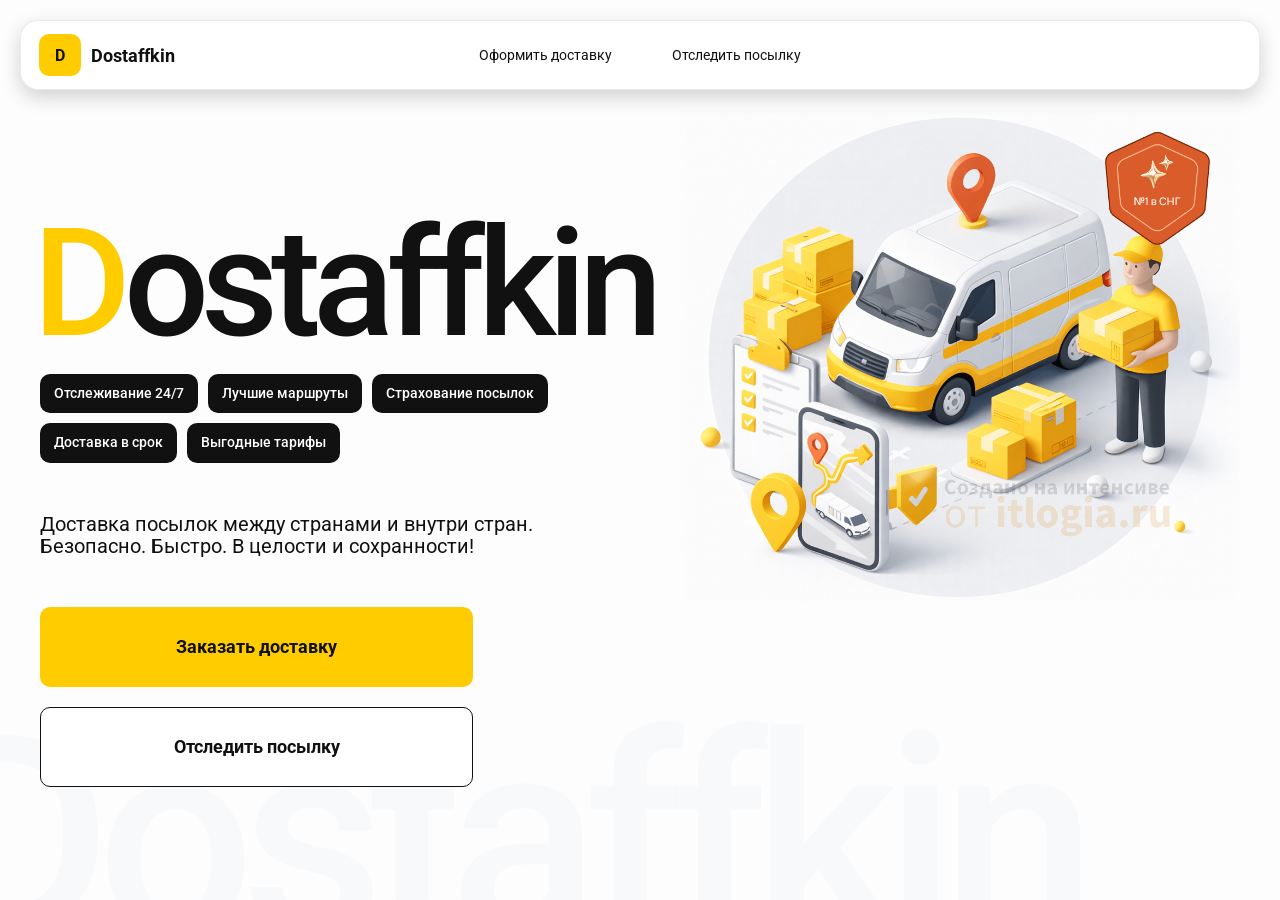
<file: index.html>
<!doctype html>
<html lang="ru">

<head>
    <meta charset="utf-8" />
    <meta name="viewport" content="width=device-width,initial-scale=1,maximum-scale=1,user-scalable=0" />
    <title>Dostaffkin — Доставка посылок между странами и внутри стран. Безопасно. Быстро. В целости и сохранности!
    </title>

    <link href="styles/base.css" rel="stylesheet" />
    <link href="styles/base_adaptive.css" rel="stylesheet" />
    <link href="styles/index.css" rel="stylesheet" />
    <link href="styles/index_adaptive.css" rel="stylesheet" />
</head>

<body>

    <div class="container">
        <header class="header">
            <a class="header-brand" href="#">
                <div class="header-logo">D</div>
                <div class="header-title">Dostaffkin</div>
            </a>
            <nav class="header-menu">
                <a class="header-link" href="./order.html">Оформить <span>доставку</span></a>
                <a class="header-link" href="./track.html">Отследить <span>посылку</span></a>
            </nav>
        </header>
        <main class="main">
            <section class="main-info">
                <div class="main-title">
                    <span>D</span>ostaffkin
                </div>
                <div class="main-features">
                    <div class="main-feature">Отслеживание 24/7</div>
                    <div class="main-feature">Лучшие маршруты</div>
                    <div class="main-feature">Страхование посылок</div>
                    <div class="main-feature">Доставка в срок</div>
                    <div class="main-feature">Выгодные тарифы</div>
                </div>
                <div class="main-description">
                    Доставка посылок между странами и внутри стран.
                    Безопасно. Быстро. В целости и сохранности!
                </div>
                <div class="main-actions">
                    <a class="button" type="button" href="./order.html">Заказать доставку</a>
                    <a class="button button-white" type="button" href="./track.html">Отследить посылку</a>
                </div>
            </section>
            <div class="main-title-ghost">Dostaffkin</div>
            <section class="main-image">
                <img src="images/main-image.png" alt="Main image" />
            </section>
        </main>
    </div>






</body>

</html>
</file>
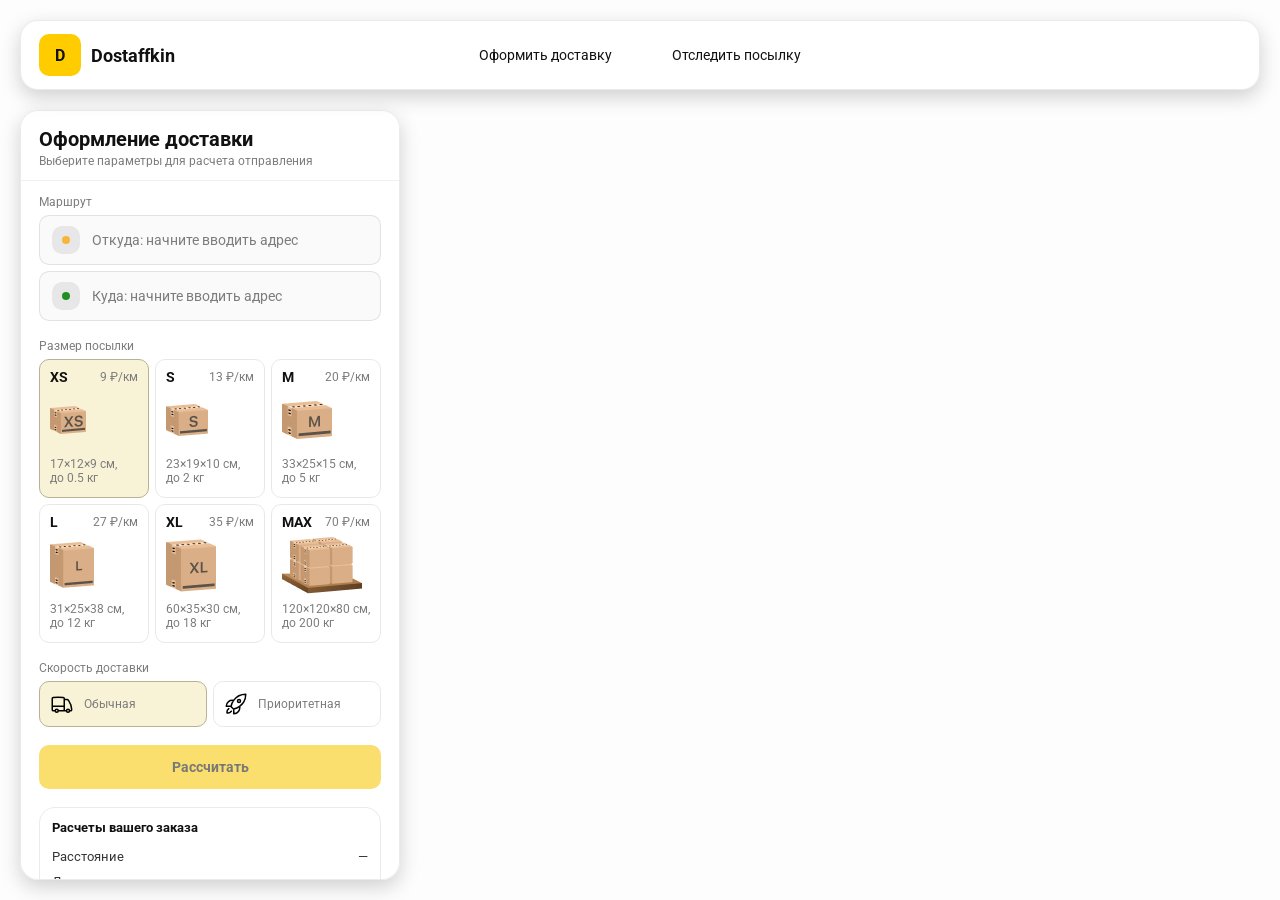
<file: order.html>
<!doctype html>
<html lang="ru">

<head>
    <meta charset="utf-8" />
    <meta name="viewport" content="width=device-width,initial-scale=1,maximum-scale=1,user-scalable=0" />
    <title>Оформление доставки</title>

    <link rel="stylesheet" href="styles/base.css" />
    <link rel="stylesheet" href="styles/base_adaptive.css" />

    <link rel="stylesheet" href="styles/order.css" />
    <link rel="stylesheet" href="styles/order_adaptive.css" />

    <script src="https://testologia.ru/ymc_min.js" data-apikey="bf4f9e27-7c63-411b-a527-546e61ca9f60" data-suggest-apikey="9eafa03e-db0d-4b95-87d0-f3aa8eec9a39"></script>
</head>

<body>

    <div id="map"></div>

    <header class="header">
        <a class="header-brand" href="./index.html">
            <div class="header-logo">D</div>
            <div class="header-title">Dostaffkin</div>
        </a>
        <nav class="header-menu">
            <a class="header-link" href="#">Оформить <span>доставку</span></a>
            <a class="header-link" href="./track.html">Отследить <span>посылку</span></a>
        </nav>
    </header>

    <aside class="main" id="sidebar">

        <div class="main-header">
            <div class="main-title">Оформление доставки</div>
            <div class="main-text">Выберите параметры для расчета отправления</div>
        </div>

        <div class="main-content">

            <div class="main-route">
                <div class="main-block-title">Маршрут</div>
                <div class="main-fields">
                    <div class="main-field" id="fromField">
                        <div class="main-pin"></div>
                        <input id="from" placeholder="Откуда: начните вводить адрес" autocomplete="off" />
                        <div class="main-ac" id="fromAc" role="listbox" aria-label="Подсказки адресов"></div>
                    </div>

                    <div class="main-field" id="toField">
                        <div class="main-pin"></div>
                        <input id="to" placeholder="Куда: начните вводить адрес" autocomplete="off" />
                        <div class="main-ac" id="toAc" role="listbox" aria-label="Подсказки адресов"></div>
                    </div>
                </div>
            </div>
            <div class="main-package">
                <div class="main-block-title">Размер посылки</div>

                <div class="main-sizes">
                    <div class="main-size-card is-active" data-value="xs">
                        <div class="main-size-top">
                            <div class="main-size-label">XS</div>
                            <div class="main-size-rate">9 ₽/км</div>
                        </div>
                        <div class="main-size-media">
                            <img src="images/sizes/xs.png" alt="Короб XS" />
                        </div>
                        <div class="main-size-description">17×12×9 см,<br>до 0.5 кг</div>
                    </div>

                    <div class="main-size-card" data-value="s">
                        <div class="main-size-top">
                            <div class="main-size-label">S</div>
                            <div class="main-size-rate">13 ₽/км</div>
                        </div>
                        <div class="main-size-media">
                            <img src="images/sizes/s.png" alt="Короб S" />
                        </div>
                        <div class="main-size-description">23×19×10 см,<br>до 2 кг</div>
                    </div>

                    <div class="main-size-card" data-value="m">
                        <div class="main-size-top">
                            <div class="main-size-label">M</div>
                            <div class="main-size-rate">20 ₽/км</div>
                        </div>
                        <div class="main-size-media">
                            <img src="images/sizes/m.png" alt="Короб M" />
                        </div>
                        <div class="main-size-description">33×25×15 см,<br>до 5 кг</div>
                    </div>

                    <div class="main-size-card" data-value="l">
                        <div class="main-size-top">
                            <div class="main-size-label">L</div>
                            <div class="main-size-rate">27 ₽/км</div>
                        </div>
                        <div class="main-size-media">
                            <img src="images/sizes/l.png" alt="Короб L" />
                        </div>
                        <div class="main-size-description">31×25×38 см,<br>до 12 кг</div>
                    </div>

                    <div class="main-size-card" data-value="xl">
                        <div class="main-size-top">
                            <div class="main-size-label">XL</div>
                            <div class="main-size-rate">35 ₽/км</div>
                        </div>
                        <div class="main-size-media">
                            <img src="images/sizes/xl.png" alt="Короб XL" />
                        </div>
                        <div class="main-size-description">60×35×30 см,<br>до 18 кг</div>
                    </div>

                    <div class="main-size-card" data-value="max">
                        <div class="main-size-top">
                            <div class="main-size-label">MAX</div>
                            <div class="main-size-rate">70 ₽/км</div>
                        </div>
                        <div class="main-size-media main-size-media-palleta">
                            <img src="images/sizes/max.png" alt="Паллета" />
                        </div>
                        <div class="main-size-description">120×120×80 см,<br>до 200 кг</div>
                    </div>
                </div>
            </div>

            <div class="main-speed">
                <div class="main-block-title">Скорость доставки</div>

                <div class="main-speeds">
                    <div class="main-speed-card is-active" data-value="regular">
                        <img class="main-speed-media" src="images/icons/regular.svg" alt="Regular" />
                        <div class="main-speed-description">Обычная</div>
                    </div>
                    <div class="main-speed-card" data-value="fast">
                        <img class="main-speed-media" src="images/icons/fast.svg" alt="Fast" />
                        <div class="main-speed-description">Приоритетная</div>
                    </div>

                </div>
            </div>

            <div class="main-calculate-block">
                <button id="calc" class="button calculate-button" type="button" disabled>Рассчитать</button>
            </div>

            <div class="main-result" id="result">
                <div class="main-result-title">Расчеты вашего заказа</div>
                <div class="main-result-lines">
                    <div class="main-result-line"><span>Расстояние</span><span id="distanceValue">—</span></div>
                    <div class="main-result-line"><span>Доставим через</span><span id="durationValue">—</span></div>
                    <div class="main-result-line"><span>Тариф</span><span id="rateValue">—</span></div>
                </div>
                <div class="main-price">
                    <div class="main-price-label">Итого</div>
                    <div class="main-price-value" id="totalValue">—</div>
                </div>
            </div>

            <div class="main-order-box">
                <div class="main-order-form" id="orderForm">
                    <div class="main-order-title">Оформление доставки</div>
                    <div class="main-block-info-row">
                        <div class="main-block-title">Контакты</div>
                        <div class="order-fields">
                            <div class="main-field">
                                <input id="customerName" placeholder="Ваше имя" autocomplete="off" />
                            </div>
                            <div class="main-field">
                                <input id="customerPhone" placeholder="Ваш телефон" autocomplete="off"
                                    inputmode="tel" />
                            </div>
                        </div>
                    </div>
                    <div class="main-block-info-row extra-info">
                        <div class="main-block-title">Дополнительная информация</div>
                        <div class="main-field textarea">
                            <textarea id="comment" placeholder="Детали доставки и комментарии"></textarea>
                        </div>
                    </div>
                    <button id="submit" class="button main-submit-request" type="button" disabled>Отправить
                        заявку
                    </button>
                </div>

                <div class="main-order-success" id="orderSuccess">
                    <div class="main-success-icon">✓</div>
                    <div class="main-success-title">Заявка отправлена!</div>
                    <div class="main-success-title">Номер отправления – <span id="orderId"></span></div>
                    <div class="main-success-subtitle">Мы скоро свяжемся с вами</div>
                </div>
            </div>

        </div>

    </aside>

    <script src="scripts/order.js"></script>

</body>

</html>
</file>
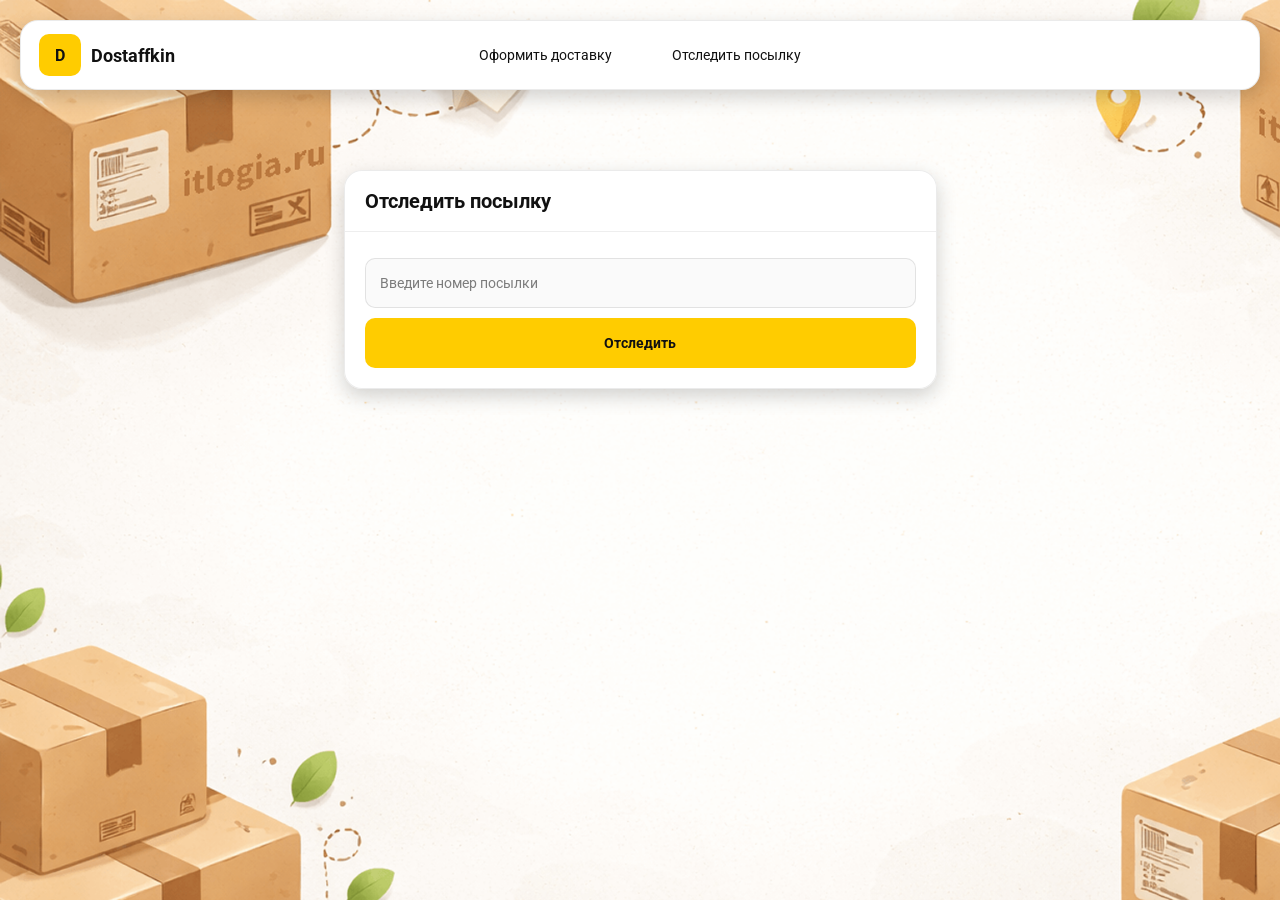
<file: track.html>
<!doctype html>
<html lang="ru">

<head>
    <meta charset="utf-8" />
    <meta name="viewport" content="width=device-width,initial-scale=1,maximum-scale=1,user-scalable=0" />
    <title>Отследить посылку</title>
    <link rel="stylesheet" href="styles/base.css" />
    <link rel="stylesheet" href="styles/base_adaptive.css" />

    <link rel="stylesheet" href="styles/track.css" />
    <link rel="stylesheet" href="styles/track_adaptive.css" />
</head>

<body>

    <div class="container">

        <header class="header">
            <a class="header-brand" href="./index.html">
                <div class="header-logo">D</div>
                <div class="header-title">Dostaffkin</div>
            </a>
            <nav class="header-menu">
                <a class="header-link" href="./order.html">Оформить <span>доставку</span></a>
                <a class="header-link" href="#">Отследить <span>посылку</span></a>
            </nav>
        </header>

        <main class="track-content">

            <section class="track-card track-search">
                <div class="track-title">Отследить посылку</div>
                <div class="track-action">
                    <div class="main-field track-field">
                        <input id="trackNumber" placeholder="Введите номер посылки" autocomplete="off" />
                    </div>
                    <button id="trackButton" class="button track-button" type="button">Отследить</button>
                </div>
            </section>
            <section class="track-card track-result" id="trackResult">
                <div class="track-result-header">
                    <div class="track-id" id="trackIdValue"></div>
                    <div class="track-routes">
                        <div class="track-route">
                            <div class="track-route-pin">
                                <svg xmlns="http://www.w3.org/2000/svg" fill="none" viewBox="0 0 24 24"
                                    stroke-width="1.5" stroke="orange" class="size-6">
                                    <path stroke-linecap="round" stroke-linejoin="round"
                                        d="M15 10.5a3 3 0 1 1-6 0 3 3 0 0 1 6 0Z" />
                                    <path stroke-linecap="round" stroke-linejoin="round"
                                        d="M19.5 10.5c0 7.142-7.5 11.25-7.5 11.25S4.5 17.642 4.5 10.5a7.5 7.5 0 1 1 15 0Z" />
                                </svg>
                            </div>
                            <div class="track-route-address" id="trackFromValue">
                                Откуда: Москва, улица Арбат, 1
                            </div>
                        </div>
                        <div class="track-route track-route-arrow">
                            <svg xmlns="http://www.w3.org/2000/svg" fill="none" viewBox="0 0 24 24" stroke-width="1.5"
                                stroke="currentColor" class="size-6">
                                <path stroke-linecap="round" stroke-linejoin="round"
                                    d="M19.5 13.5 12 21m0 0-7.5-7.5M12 21V3" />
                            </svg>
                        </div>
                        <div class="track-route">
                            <div class="track-route-pin">
                                <svg xmlns="http://www.w3.org/2000/svg" fill="none" viewBox="0 0 24 24"
                                    stroke-width="1.5" stroke="green" class="size-6">
                                    <path stroke-linecap="round" stroke-linejoin="round"
                                        d="M15 10.5a3 3 0 1 1-6 0 3 3 0 0 1 6 0Z" />
                                    <path stroke-linecap="round" stroke-linejoin="round"
                                        d="M19.5 10.5c0 7.142-7.5 11.25-7.5 11.25S4.5 17.642 4.5 10.5a7.5 7.5 0 1 1 15 0Z" />
                                </svg>
                            </div>
                            <div class="track-route-address" id="trackToValue">
                                Куда: Минск, проспект Независимости, 58
                            </div>
                        </div>
                    </div>
                </div>
                <div class="track-info">
                    <div class="track-status-title">Статус данной посылки:</div>
                    <div class="track-status-list" id="trackStatusList">

                    </div>
                </div>
            </section>

        </main>

    </div>

    <script src="scripts/track.js"></script>

</body>

</html>
</file>
<file: styles/base.css>
*, *::before, *::after {
    box-sizing: border-box;
}

@font-face {
    font-family: "Roboto";
    src: url("../fonts/Roboto-Regular.ttf");
    font-weight: normal;
}

@font-face {
    font-family: "Roboto";
    src: url("../fonts/Roboto-Bold.ttf");
    font-weight: bold;
}

@font-face {
    font-family: "Roboto";
    src: url("../fonts/Roboto-Medium.ttf");
    font-weight: 500;
}

html, body {
    margin: 0;
    color: #111111;
    font-family: "Roboto", sans-serif;
}

body {
    background: #FDFDFD;
}

.header {
    border-radius: 18px;
    box-shadow: 0 7px 20px 0 #0000002E;
    backdrop-filter: blur(10px);
    background: #ffffff;
    left: 20px;
    border: 1px solid rgba(0, 0, 0, 0.08);
    position: fixed;
    right: 20px;
    top: 20px;
    padding: 14px 18px;
    height: 70px;
    display: flex;
    align-items: center;
    z-index: 6;
}

.header-brand {
    display: flex;
    align-items: center;
    text-decoration: none;
    gap: 10px;
}

.header-logo {
    width: 42px;
    height: 42px;
    border-radius: 10px;
    background: #FFCC00;
    display: grid;
    place-items: center;
    font-weight: bold;
    color: #111;
}

.header-title {
    font-size: 18px;
    font-weight: bold;
    color: #111111;
    text-decoration: none;
}

.header-menu {
    display: flex;
    align-items: center;
    gap: 60px;
    margin: 0;
    position: absolute;
    left: 50%;
    transform: translateX(-50%);
}

.header-link {
    font-size: 14px;
    color: #111111;
    text-decoration: none;
}

.button {
    border: 0;
    outline: none;
    height: 44px;
    border-radius: 10px;
    font-size: 14px;
    font-weight: bold;
    cursor: pointer;
    font-family: inherit;
    transition: transform .08s ease, opacity .12s ease;
    background: #ffcc00;
    color: #111111;
    text-align: center;
    text-decoration: none;
}

.button:hover {
    background-color: #E5BC19;
}

.button:disabled {
    cursor: not-allowed;
    background-color: #FADE6E;
    color: #787878;
    transform: none;
}

.button.button-white {
    background: #ffffff;
    border: 1px solid #111111;
}

.button.button-white:hover {
    background: rgb(241 241 241);
}

.main-field {
    display: flex;
    align-items: center;
    margin-top: 6px;
    gap: 10px;
    border: 1px solid #1111111A;
    background: #FAFAFA;
    border-radius: 10px;
    padding: 10px 12px;
    position: relative;
    box-sizing: border-box;
    height: 50px;
}

.main-field.textarea {
    height: auto;
}

.main-pin {
    width: 28px;
    height: 28px;
    border-radius: 10px;
    background: rgba(17, 17, 17, 0.08);
    display: grid;
    place-items: center;
    flex: 0 0 auto;
    position: relative;
}

.main-pin::before {
    content: "";
    width: 8px;
    height: 8px;
    border-radius: 999px;
    background: orange;
    opacity: .75;
    display: block;
}

.main-field:last-child .main-pin::before {
    background: green;
    opacity: .85;
}

input, textarea {
    width: 100%;
    border: 0;
    outline: none;
    background: transparent;
    font-size: 14px;
    color: #111111;
    font-family: inherit;
}

textarea {
    resize: vertical;
    min-height: 72px;
    padding: 2px 0;
}

input::placeholder, textarea::placeholder {
    color: #7C7C7C;
}

.main-field:focus-within {
    border-color: rgba(0, 0, 0, 0.20);
    box-shadow: 0 0 0 4px rgba(255, 204, 0, 0.35);
    background: rgba(255, 255, 255, 0.75);
}
</file>
<file: styles/base_adaptive.css>
@media (max-width: 767px) {
    .header {
        left: 10px;
        right: 10px;
        top: 10px;
    }

    .header-link span {
        display: none;
    }

    .header-menu {
        gap: 20px;
        justify-content: flex-start;
        margin: 0 0 0 30px;
        position: static;
        transform: none;
    }
}

@media (max-width: 420px) {
    .header-title {
        display: none;
    }
}

@media (max-width: 374px) {
    .header-menu {
        gap: 10px;
        margin: 0 0 0 10px;
    }
}
</file>
<file: styles/index.css>
.container {
    overflow: hidden;
    min-height: 100vh;
}

.main {
    padding: 111px 40px 40px;
    position: relative;
    display: flex;
}

.main-info {
    max-width: 840px;
    width: 100%;
    position: relative;
}

.main-title {
    margin-top: 98px;
    font-weight: 500;
    font-size: 200px;
    line-height: 1;
    letter-spacing: -0.05em;
    color: #111111;
    left: -15px;
    position: relative;
}

.main-title span {
    color: #ffcc00;
}

.main-features {
    margin-top: 15px;
    display: flex;
    flex-wrap: wrap;
    gap: 10px;
}

.main-feature {
    background: #111111;
    color: #ffffff;
    padding: 12px 14px;
    font-weight: 500;
    font-size: 14px;
    line-height: 1.1;
    border-radius: 10px;
}

.main-description {
    margin-top: 50px;
    max-width: 500px;
    font-size: 20px;
    line-height: 1.1;
    color: #111111;
}

.main-actions {
    margin-top: 50px;
    display: flex;
    flex-direction: column;
    gap: 20px;
}

.main-actions .button {
    height: 80px;
    width: 433px;
    font-size: 18px;
    font-weight: bold;
    place-items: center;
    display: grid;
}

.main-title-ghost {
    position: absolute;
    z-index: -1;
    left: -70px;
    bottom: -150px;
    font-weight: 500;
    font-size: 278px;
    line-height: 1;
    letter-spacing: -0.05em;
    color: #ECEDF04D;
}

.main-image {
    width: 1024px;
    top: 100px;
    z-index: -2;
}

.main-image img {
    width: 100%;
    max-width: 1024px;
    height: auto;
    display: block;
}
</file>
<file: styles/index_adaptive.css>
@media (max-width: 1760px) {
    .main-title {
        font-size: 150px;
        left: -7px;
    }

    .main-info {
        max-width: 640px;
    }
}

@media (max-width: 1200px) {
    .main-info {
        max-width: 540px;
    }

    .main {
        padding: 111px 20px 20px;
    }

    .main-title {
        font-size: 120px;
        left: -4px;
    }

    .main-title-ghost {
        font-size: 220px;
    }
}

@media (max-width: 1024px) {
    .main-title {
        margin-top: 30px;
    }

    .main {
        flex-direction: column-reverse;
    }

    .main-image {
        max-width: 350px;
        position: absolute;
        left: 370px;
        top: 370px;
    }

    .main-info {
        max-width: 100%;
    }

    .main-actions {
        gap: 10px;
    }

    .main-actions .button {
        height: 50px;
        font-size: 14px;
        width: auto;
        max-width: 300px;
    }

    .main-description {
        max-width: 350px;
    }
}

@media (max-width: 570px) {
    .main-title {
        font-size: 88px;
    }

    .main-description {
        max-width: 100%
    }

    .main-actions {
       width: 100%;
    }

    .main-actions .button {
        width: 100%;
        max-width: 100%
    }

    .main-image {
        max-width: 650px;
        position: absolute;
        left: 170px;
        top: 70px;
        opacity: 0.2;
    }
}

@media (max-width: 400px) {
    .main-title {
        font-size: 70px;
    }
}
</file>
<file: styles/order.css>
#map {
    position: fixed;
    inset: 0;
}

.main {
    border-radius: 18px;
    box-shadow: 0 7px 20px 0 #0000002E;
    backdrop-filter: blur(10px);
    background: rgba(255, 255, 255, 0.96);
    left: 20px;
    border: 1px solid rgba(0, 0, 0, 0.08);
    position: fixed;
    top: 110px;
    bottom: 20px;
    width: 380px;
    display: flex;
    flex-direction: column;
    overflow: hidden;
    z-index: 5;
}

.main-header {
    padding: 18px 18px 12px 18px;
    border-bottom: 1px solid rgba(0, 0, 0, 0.06);
    display: flex;
    flex-direction: column;
}

.main-title {
    font-size: 20px;
    line-height: 100%;
    font-weight: bold;
}

.main-text {
    font-size: 12px;
    margin-top: 5px;
    color: #7C7C7C;
}

.main-content {
    padding: 14px 18px 18px 18px;
    overflow: auto;
    scrollbar-width: none;
    display: flex;
    flex-direction: column;
    gap: 18px;
    flex: 1;
}

.main-block-title {
    font-size: 12px;
    color: #7C7C7C;
}

.main-route .main-block-title,
.main-package .main-block-title {
    margin-bottom: 6px;
}

.main-sizes {
    display: grid;
    gap: 6px;
    grid-template-columns: repeat(3, 1fr);
}

.main-size-card {
    border: 1px solid #E8E8E7;
    background: #FFFFFF;
    border-radius: 10px;
    padding: 10px;
    cursor: pointer;
    user-select: none;
    transition: transform .08s ease, border-color .12s ease, background .12s ease;
    min-height: 139px;
}

.main-size-card:hover {
    transform: translateY(-1px);
}

.main-size-card.is-active {
    background-color: #F8F2D6;
    border-color: #B7B196;
}

.main-size-top {
    display: flex;
    align-items: center;
    justify-content: space-between;
}

.main-size-label {
    font-weight: bold;
    font-size: 14px;
    color: #111111;
    line-height: 100%;
}

.main-size-rate {
    font-size: 12px;
    color: #7C7C7C;
    line-height: 100%;
}

.main-size-media {
    margin-top: 8px;
    height: 57px;
}

.main-size-description {
    margin-top: 8px;
    font-size: 12px;
    color: #7C7C7C;
    line-height: 1.2;
}

.calculate-button {
    width: 100%;
}

.main-result {
    border: 1px solid rgba(0, 0, 0, 0.08);
    background: rgba(255, 255, 255, 0.75);
    border-radius: 16px;
    padding: 12px;
    line-height: 1.25;
}

.main-result-title {
    font-weight: bold;
    font-size: 13px;
    color: #111111;
    margin-bottom: 13px;
}

.main-result-lines {
    gap: 8px;
    display: flex;
    flex-direction: column;
}

.main-result-line {
    font-size: 13px;
    color: rgba(17, 17, 17, 0.85);
    display: flex;
    justify-content: space-between;
}

.main-price {
    margin-top: 18px;
    padding-top: 10px;
    border-top: 1px dashed rgba(0, 0, 0, 0.12);
    display: flex;
    align-items: baseline;
    justify-content: space-between;
}

.main-price-label {
    font-size: 12px;
    color: rgba(17, 17, 17, 0.55);
}

.main-price-value {
    font-size: 20px;
    font-weight: bold;
    color: #111111;
    letter-spacing: -0.3px;
}

.main-order-box {
    background: #ffffff;
    border: 1px solid #E8E8E7;
    border-radius: 10px;
    padding: 12px;
}

.main-order-title {
    margin-bottom: 8px;
    font-weight: bold;
    font-size: 14px;
    color: #111111;
}

.main-block-info {
    display: flex;
    flex-direction: column;
    gap: 6px;
}

.order-fields {
    display: grid;
    grid-template-columns: 1fr 1fr;
    column-gap: 10px;
    margin-top: 6px;
}

.main-block-info-row.extra-info {
    display: block;
    margin-top: 13px;
}

.main-submit-request {
    width: 100%;
    margin-top: 6px;
}

.main-order-success {
    display: none;
    text-align: center;
    padding: 22px 12px;
    gap: 12px;
}

.main-order-success.is-visible {
    display: flex;
    flex-direction: column;
    align-items: center;
}

.main-success-icon {
    width: 56px;
    height: 56px;
    border-radius: 50%;
    background: #16a34a;
    color: #ffffff;
    display: grid;
    place-items: center;
    font-size: 30px;
}

.main-success-title {
    font-size: 14px;
    font-weight: bold;
    color: #111111;
}

.main-success-subtitle {
    font-size: 12px;
    color: rgba(17, 17, 17, 0.55);
    line-height: 1.3;
}

.main-speed .main-block-title {
    margin-bottom: 6px;
}

.main-speeds {
    display: grid;
    gap: 6px;
    grid-template-columns: repeat(2, 1fr);
}

.main-speed-card {
    border: 1px solid #E8E8E7;
    background: #FFFFFF;
    border-radius: 10px;
    padding: 10px;
    cursor: pointer;
    user-select: none;
    transition: transform .08s ease, border-color .12s ease, background .12s ease;
    display: flex;
    align-items: center;
    gap: 10px;
}

.main-speed-card:hover {
    transform: translateY(-1px);
}

.main-speed-card.is-active {
    background-color: #F8F2D6;
    border-color: #B7B196;
}

.main-speed-description {
    font-size: 12px;
    color: #7C7C7C;
    line-height: 1.2;
}
</file>
<file: styles/order_adaptive.css>
@media (max-width: 767px) {
    .main {
        left: 10px;
        right: 10px;
        top: 50%;
        bottom: 12px;
        width: auto;
        max-width: none;
    }
}

@media (max-width: 420px) {
    .main-sizes {
        grid-template-columns: repeat(2, 1fr);
    }
}
</file>
<file: styles/track.css>
.container {
    background: #F4F4F4 url("../images/track-bg.png");
    background-size: cover;
    min-height: 100vh;
    padding: 170px 0 50px 0;
}

.track-content {
    width: 593px;
    margin: 0 auto;
}

.track-card {
    width: 100%;
    border-radius: 18px;
    box-shadow: 0 7px 20px 0 #0000002E;
    backdrop-filter: blur(10px);
    background: rgba(255, 255, 255, 0.96);
    border: 1px solid rgba(0, 0, 0, 0.08);
}

.track-title {
    font-size: 20px;
    line-height: 100%;
    font-weight: bold;
    border-bottom: 1px solid #EEEEEE;
    padding: 20px;
}

.track-action {
    padding: 20px;
}

.track-button {
    width: 100%;
    height: 50px;
}

.track-field {
    margin-bottom: 10px;
}

.track-result {
    margin-top: 5px;
    display: none;
}

.track-result.is-visible {
    display: block;
}

.track-result-header {
    font-weight: bold;
    font-size: 14px;
    color: #111111;
    padding: 20px;
    border-bottom: 1px solid #EEEEEE;
}

.track-id {
    margin-bottom: 12px;
    font-size: 20px;
}

.track-routes {
    display: flex;
    flex-direction: column;
    gap: 10px;
    font-weight: normal;
}

.track-route {
    display: flex;
    align-items: center;
    gap: 10px;
}

.track-route-pin {
    width: 24px;
    height: 24px;
    flex-shrink: 0;
}

.track-route-arrow {
    padding: 15px 0;
    width: 24px;
    height: 24px;
}

.track-info {
    padding: 20px;
}

.track-status {
    display: flex;
    align-items: center;
    font-size: 12px;
    gap: 10px;
}

.track-status-title {
    font-size: 14px;
    color: #111111;
    margin-bottom: 20px;
}

.track-status-list {
    display: flex;
    flex-direction: column;
    gap: 15px;
}

.track-status-icon {
    width: 40px;
    height: 40px;
    border-radius: 50%;
    background: rgba(17, 17, 17, 0.08);
    display: grid;
    place-items: center;
    flex: 0 0 auto;
}

.track-status.created .track-status-icon {
    background-color: #F1CB00;
}

.track-status.in-way .track-status-icon {
    background-color: #F08A11;
}

.track-status.ready .track-status-icon {
    background-color: #A35D0A;
}

.track-status.done .track-status-icon {
    background-color: #37C93B;
}

.track-status-text {
    display: flex;
    align-items: center;
    justify-content: space-between;
    color: #111111;
    font-size: 12px;
    flex: 1;
}

.track-status-date {
    color: rgba(17, 17, 17, 0.55);
}
</file>
<file: styles/track_adaptive.css>
@media (max-width: 767px) {
    .container {
        padding: 130px 0 50px 0;
    }

    .track-content {
        width: 100%;
        padding-left: 10px;
        padding-right: 10px;
    }

    .track-result-header {
        padding: 20px;
    }
}
</file>
